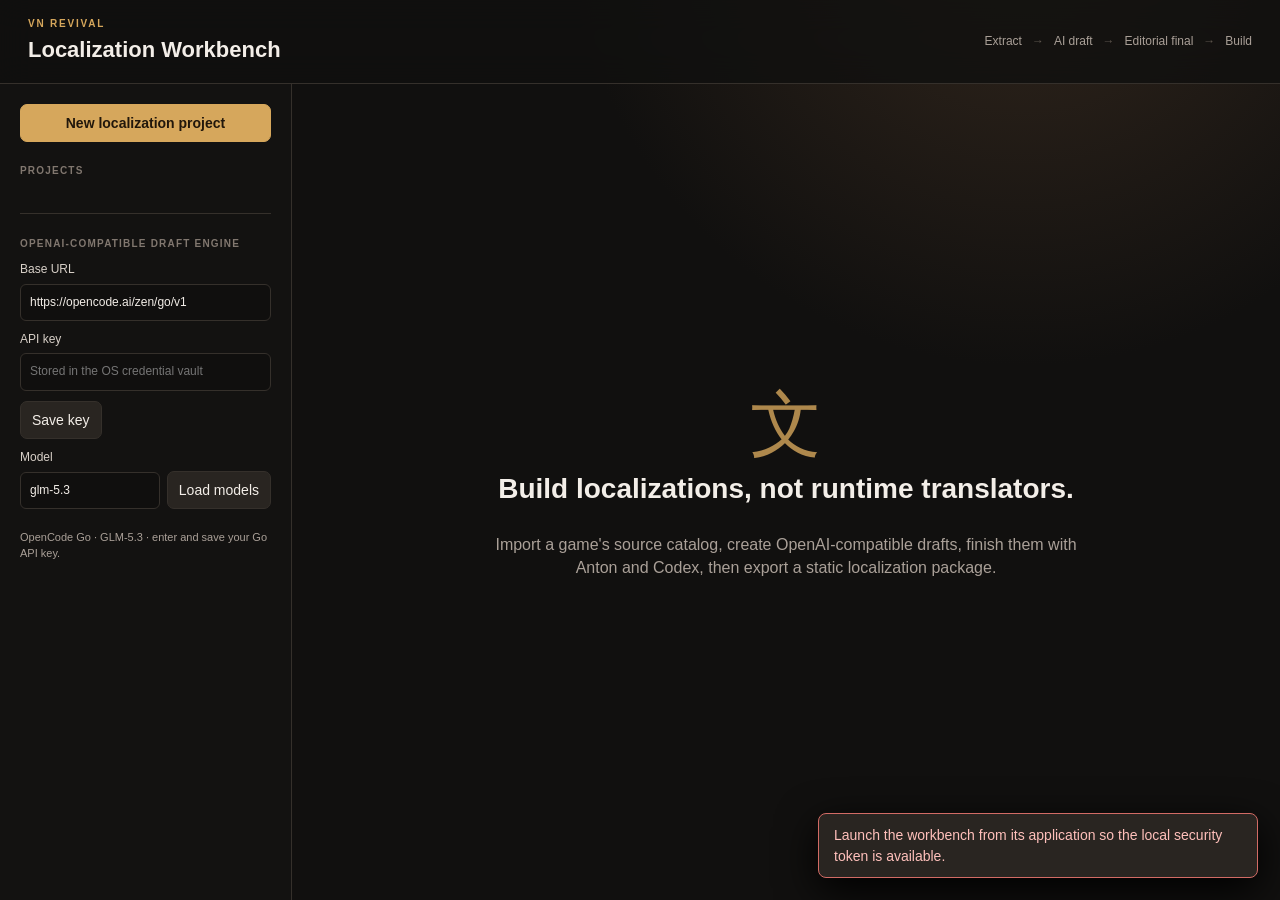
<file: src/workbench_ui/index.html>
<!doctype html>
<html lang="en">
<head>
  <meta charset="utf-8">
  <meta name="viewport" content="width=device-width, initial-scale=1">
  <title>VN Revival Localization Workbench</title>
  <link rel="stylesheet" href="styles.css?v=20260906-layout2">
</head>
<body>
  <header class="topbar">
    <div>
      <p class="eyebrow">VN REVIVAL</p>
      <h1>Localization Workbench</h1>
    </div>
    <div class="pipeline" aria-label="Localization pipeline">
      <span>Extract</span><b>→</b><span>AI draft</span><b>→</b><span>Editorial final</span><b>→</b><span>Build</span>
    </div>
  </header>

  <main>
    <aside>
      <button id="new-project" class="primary wide">New localization project</button>
      <div class="section-title">Projects</div>
      <nav id="projects" aria-label="Projects"></nav>
      <section class="provider-card">
        <div class="section-title">OpenAI-compatible draft engine</div>
          <label>Base URL<input id="base-url" value="https://opencode.ai/zen/go/v1" spellcheck="false"></label>
        <label>API key<input id="api-key" type="password" placeholder="Stored in the OS credential vault"></label>
        <button id="save-key">Save key</button>
        <div class="model-row">
          <label>Model<input id="model" list="models" value="glm-5.3" placeholder="Model ID" spellcheck="false"></label>
          <button id="connect">Load models</button>
        </div>
        <datalist id="models"><option value="glm-5.3"></option></datalist>
        <p id="provider-status" class="muted">OpenCode Go · GLM-5.3 · enter and save your Go API key.</p>
      </section>
    </aside>

    <section id="empty" class="empty-state">
      <div class="empty-mark">文</div>
      <h2>Build localizations, not runtime translators.</h2>
      <p>Import a game's source catalog, create OpenAI-compatible drafts, finish them with Anton and Codex, then export a static localization package.</p>
    </section>

    <section id="workspace" hidden>
      <div class="workspace-head">
        <div>
          <p id="project-adapter" class="eyebrow"></p>
          <h2 id="project-title"></h2>
          <p id="project-path" class="muted path"></p>
        </div>
        <div class="actions">
          <button id="extract">Extract / refresh source</button>
          <button id="sync-glossary">Refresh site glossary</button>
          <button id="draft" class="accent">Draft next 40</button>
          <button id="export-review">Export for Codex review</button>
          <label class="button file-button">Import reviewed file<input id="import-review" type="file" accept="application/json,.json"></label>
          <button id="build" class="primary">Build localization</button>
        </div>
      </div>

      <div id="stats" class="stats"></div>
      <div id="glossary-status" class="glossary-status"></div>
      <div class="notice"><strong>Editorial gate:</strong> machine drafts cannot enter a release. Every source entry needs a separately approved final value.</div>
      <div class="filters">
        <input id="search" type="search" placeholder="Search source, draft, or final">
        <select id="state-filter">
          <option value="">All states</option>
          <option value="new">New</option>
          <option value="draft">AI draft</option>
          <option value="needs-review">Needs review</option>
          <option value="reviewed">Reviewed</option>
        </select>
        <span id="result-count" class="muted"></span>
      </div>
      <div id="entries" class="entries"></div>
    </section>
  </main>

  <dialog id="project-dialog">
    <form id="project-form" method="dialog">
      <div class="dialog-head"><h2>New localization project</h2><button value="cancel" class="icon" aria-label="Close">×</button></div>
      <label>Project title<input name="title" required maxlength="160" placeholder="Game title — target language"></label>
      <label>VN Revival game slug<input name="gameSlug" required maxlength="80" placeholder="omori"></label>
      <label>Source adapter<select name="adapter" id="adapter-select"></select></label>
      <p id="adapter-help" class="muted"></p>
      <label>Source file or game directory<input name="sourcePath" required placeholder="Absolute path"></label>
      <div class="form-grid">
        <label>Source language<input name="sourceLanguage" value="en" required></label>
        <label>Target code<input name="targetLanguage" value="ru" required></label>
        <label>Target language name<input name="targetLanguageName" value="Russian" required></label>
      </div>
      <label>Style rules <span class="muted">one per line</span><textarea name="style" rows="4" placeholder="Preserve character voice&#10;Keep UI labels compact"></textarea></label>
      <div class="dialog-actions"><button value="cancel">Cancel</button><button id="create-project" value="default" class="primary">Create project</button></div>
    </form>
  </dialog>

  <div id="toast" role="status" aria-live="polite"></div>
  <script src="app.js?v=20260906-layout2"></script>
</body>
</html>
</file>
<file: src/workbench_ui/styles.css>
:root {
  color-scheme: dark;
  --bg: #11100f;
  --panel: #191715;
  --raised: #211e1b;
  --line: #35302b;
  --text: #f3eee8;
  --muted: #aaa098;
  --gold: #d6a75c;
  --red: #d26b65;
  --green: #72b592;
  --blue: #74a9d8;
  font:
    14px/1.45 Inter,
    ui-sans-serif,
    -apple-system,
    BlinkMacSystemFont,
    "Segoe UI",
    sans-serif;
}
* {
  box-sizing: border-box;
}
[hidden] {
  display: none !important;
}
body {
  margin: 0;
  background:
    radial-gradient(circle at 80% -10%, #33271d 0, transparent 32%), var(--bg);
  color: var(--text);
}
button,
.button,
input,
select,
textarea {
  font: inherit;
}
button,
.button {
  border: 1px solid var(--line);
  border-radius: 7px;
  background: #292521;
  color: var(--text);
  padding: 8px 11px;
  cursor: pointer;
  text-decoration: none;
}
button:hover,
.button:hover {
  border-color: #63584d;
  background: #312c27;
}
button:disabled {
  cursor: not-allowed;
  opacity: 0.45;
}
.primary {
  background: var(--gold);
  border-color: var(--gold);
  color: #21170b;
  font-weight: 700;
}
.primary:hover {
  background: #e5b86e;
}
.accent {
  border-color: #8f6630;
  color: #f3c77f;
}
.wide {
  width: 100%;
}
.topbar {
  height: 84px;
  display: flex;
  align-items: center;
  justify-content: space-between;
  padding: 0 28px;
  border-bottom: 1px solid var(--line);
  background: rgba(17, 16, 15, 0.82);
  backdrop-filter: blur(16px);
  position: sticky;
  top: 0;
  z-index: 5;
}
.topbar h1 {
  font-size: 22px;
  margin: 0;
}
.eyebrow {
  margin: 0 0 3px;
  color: var(--gold);
  font-size: 10px;
  letter-spacing: 0.18em;
  font-weight: 800;
  text-transform: uppercase;
}
.pipeline {
  display: flex;
  gap: 10px;
  align-items: center;
  color: var(--muted);
  font-size: 12px;
}
.pipeline b {
  color: #5f564e;
}
main {
  display: grid;
  grid-template-columns: 292px minmax(0, 1fr);
  min-height: calc(100vh - 84px);
}
aside {
  padding: 20px;
  border-right: 1px solid var(--line);
  background: rgba(21, 19, 18, 0.76);
}
.section-title {
  margin: 22px 0 8px;
  color: #81776f;
  font-size: 10px;
  font-weight: 800;
  letter-spacing: 0.12em;
  text-transform: uppercase;
}
#projects {
  display: grid;
  gap: 6px;
}
.project-link {
  display: block;
  text-align: left;
  padding: 10px;
  width: 100%;
  background: transparent;
}
.project-link.active {
  border-color: var(--gold);
  background: #2b241b;
}
.project-link strong,
.project-link span {
  display: block;
}
.project-link span {
  font-size: 11px;
  color: var(--muted);
  margin-top: 3px;
}
.provider-card {
  margin-top: 26px;
  padding-top: 1px;
  border-top: 1px solid var(--line);
}
label {
  display: block;
  color: #d8d0c8;
  font-size: 12px;
  margin: 10px 0;
}
input,
select,
textarea {
  display: block;
  width: 100%;
  margin-top: 5px;
  border: 1px solid var(--line);
  border-radius: 6px;
  background: #100f0e;
  color: var(--text);
  padding: 9px;
  outline: none;
}
input:focus,
select:focus,
textarea:focus {
  border-color: var(--gold);
  box-shadow: 0 0 0 2px #d6a75c22;
}
textarea {
  resize: vertical;
}
.model-row {
  display: grid;
  grid-template-columns: 1fr auto;
  gap: 7px;
  align-items: end;
}
.model-row button {
  margin-bottom: 10px;
}
.muted {
  color: var(--muted);
}
.provider-card p {
  font-size: 11px;
}
.empty-state {
  display: grid;
  place-content: center;
  text-align: center;
  padding: 40px;
}
.empty-state h2 {
  margin: 8px 0;
  font-size: 28px;
}
.empty-state p {
  max-width: 620px;
  color: var(--muted);
  font-size: 16px;
}
.empty-mark {
  margin: auto;
  color: var(--gold);
  font: 72px/1 serif;
  opacity: 0.8;
}
#workspace {
  padding: 26px;
  min-width: 0;
}
.workspace-head {
  display: flex;
  justify-content: space-between;
  gap: 20px;
  align-items: flex-start;
}
.workspace-head h2 {
  font-size: 30px;
  margin: 0;
}
.path {
  max-width: 650px;
  overflow-wrap: anywhere;
}
.actions {
  display: flex;
  gap: 7px;
  justify-content: flex-end;
  flex-wrap: wrap;
}
.file-button input {
  display: none;
}
.stats {
  display: grid;
  grid-template-columns: repeat(6, minmax(90px, 1fr));
  gap: 8px;
  margin: 24px 0 10px;
}
.stat {
  padding: 13px;
  border: 1px solid var(--line);
  background: var(--panel);
  border-radius: 8px;
}
.stat b {
  display: block;
  font-size: 22px;
}
.stat span {
  font-size: 11px;
  color: var(--muted);
  text-transform: uppercase;
}
.glossary-status {
  margin-bottom: 10px;
  padding: 9px 12px;
  border: 1px solid #294436;
  border-radius: 7px;
  background: #17251d;
  color: #9ed3b5;
  font-size: 12px;
  overflow-wrap: anywhere;
}
.notice {
  padding: 11px 13px;
  border-left: 3px solid var(--gold);
  background: #2a2218;
  color: #d9c8af;
}
.filters {
  display: grid;
  grid-template-columns: minmax(240px, 1fr) 180px auto;
  gap: 9px;
  align-items: center;
  margin: 16px 0;
}
.filters input,
.filters select {
  margin: 0;
}
.entries {
  display: grid;
  gap: 10px;
}
.entry {
  border: 1px solid var(--line);
  border-radius: 9px;
  background: var(--panel);
  overflow: hidden;
}
.entry-head {
  display: flex;
  justify-content: space-between;
  padding: 8px 12px;
  background: #201d1a;
  border-bottom: 1px solid var(--line);
  font-size: 11px;
  color: var(--muted);
}
.badge {
  border-radius: 99px;
  padding: 2px 8px;
  font-weight: 700;
}
.badge.new {
  background: #37322d;
}
.badge.draft {
  background: #23394b;
  color: #a9d5fa;
}
.badge.needs-review {
  background: #493329;
  color: #efbd96;
}
.badge.reviewed {
  background: #234033;
  color: #a7ddbf;
}
.entry-grid {
  display: grid;
  grid-template-columns: 1fr 1fr 1fr;
  gap: 0;
}
.entry-column {
  padding: 12px;
  min-width: 0;
}
.entry-column + .entry-column {
  border-left: 1px solid var(--line);
}
.entry-column h3 {
  margin: 0 0 7px;
  color: #81776f;
  font-size: 10px;
  letter-spacing: 0.11em;
  text-transform: uppercase;
}
.source-text,
.draft-text {
  white-space: pre-wrap;
  overflow-wrap: anywhere;
  min-height: 74px;
}
.draft-text {
  color: #b9d4e9;
}
.entry textarea {
  min-height: 94px;
  margin: 0;
}
.entry-actions {
  display: flex;
  justify-content: flex-end;
  gap: 7px;
  padding: 0 12px 12px;
}
.approve {
  border-color: #3d775a;
  color: #9cdbb8;
}
dialog {
  width: min(760px, calc(100vw - 32px));
  border: 1px solid var(--line);
  border-radius: 12px;
  background: var(--raised);
  color: var(--text);
  padding: 20px;
  box-shadow: 0 24px 90px #000;
}
dialog::backdrop {
  background: #000b;
  backdrop-filter: blur(4px);
}
.dialog-head,
.dialog-actions {
  display: flex;
  align-items: center;
  justify-content: space-between;
}
.dialog-head h2 {
  margin: 0;
}
.icon {
  font-size: 22px;
  padding: 2px 9px;
}
.form-grid {
  display: grid;
  grid-template-columns: 1fr 1fr 2fr;
  gap: 10px;
}
.dialog-actions {
  justify-content: flex-end;
  gap: 8px;
  margin-top: 18px;
}
#toast {
  position: fixed;
  right: 22px;
  bottom: 22px;
  max-width: 440px;
  padding: 11px 15px;
  border: 1px solid var(--line);
  border-radius: 8px;
  background: #292521;
  box-shadow: 0 12px 40px #000;
  opacity: 0;
  transform: translateY(10px);
  pointer-events: none;
  transition: 0.18s;
  z-index: 20;
}
#toast.show {
  opacity: 1;
  transform: none;
}
#toast.error {
  border-color: var(--red);
  color: #ffc0bb;
}
@media (max-width: 1050px) {
  main {
    grid-template-columns: 240px minmax(0, 1fr);
  }
  .workspace-head {
    display: block;
  }
  .actions {
    justify-content: flex-start;
    margin-top: 15px;
  }
  .entry-grid {
    grid-template-columns: 1fr;
  }
  .stats {
    grid-template-columns: repeat(3, minmax(0, 1fr));
  }
  .filters {
    grid-template-columns: minmax(180px, 1fr) 150px;
  }
  #result-count {
    grid-column: 1 / -1;
  }
  .entry-column + .entry-column {
    border-left: 0;
    border-top: 1px solid var(--line);
  }
}
@media (max-width: 720px) {
  .topbar {
    height: auto;
    padding: 16px;
  }
  .pipeline {
    display: none;
  }
  main {
    display: block;
  }
  aside {
    border-right: 0;
    border-bottom: 1px solid var(--line);
  }
  #workspace {
    padding: 16px;
  }
  .stats {
    grid-template-columns: repeat(2, 1fr);
  }
  .filters {
    grid-template-columns: 1fr;
  }
  #result-count {
    grid-column: auto;
  }
  .form-grid {
    grid-template-columns: 1fr;
  }
}
</file>
